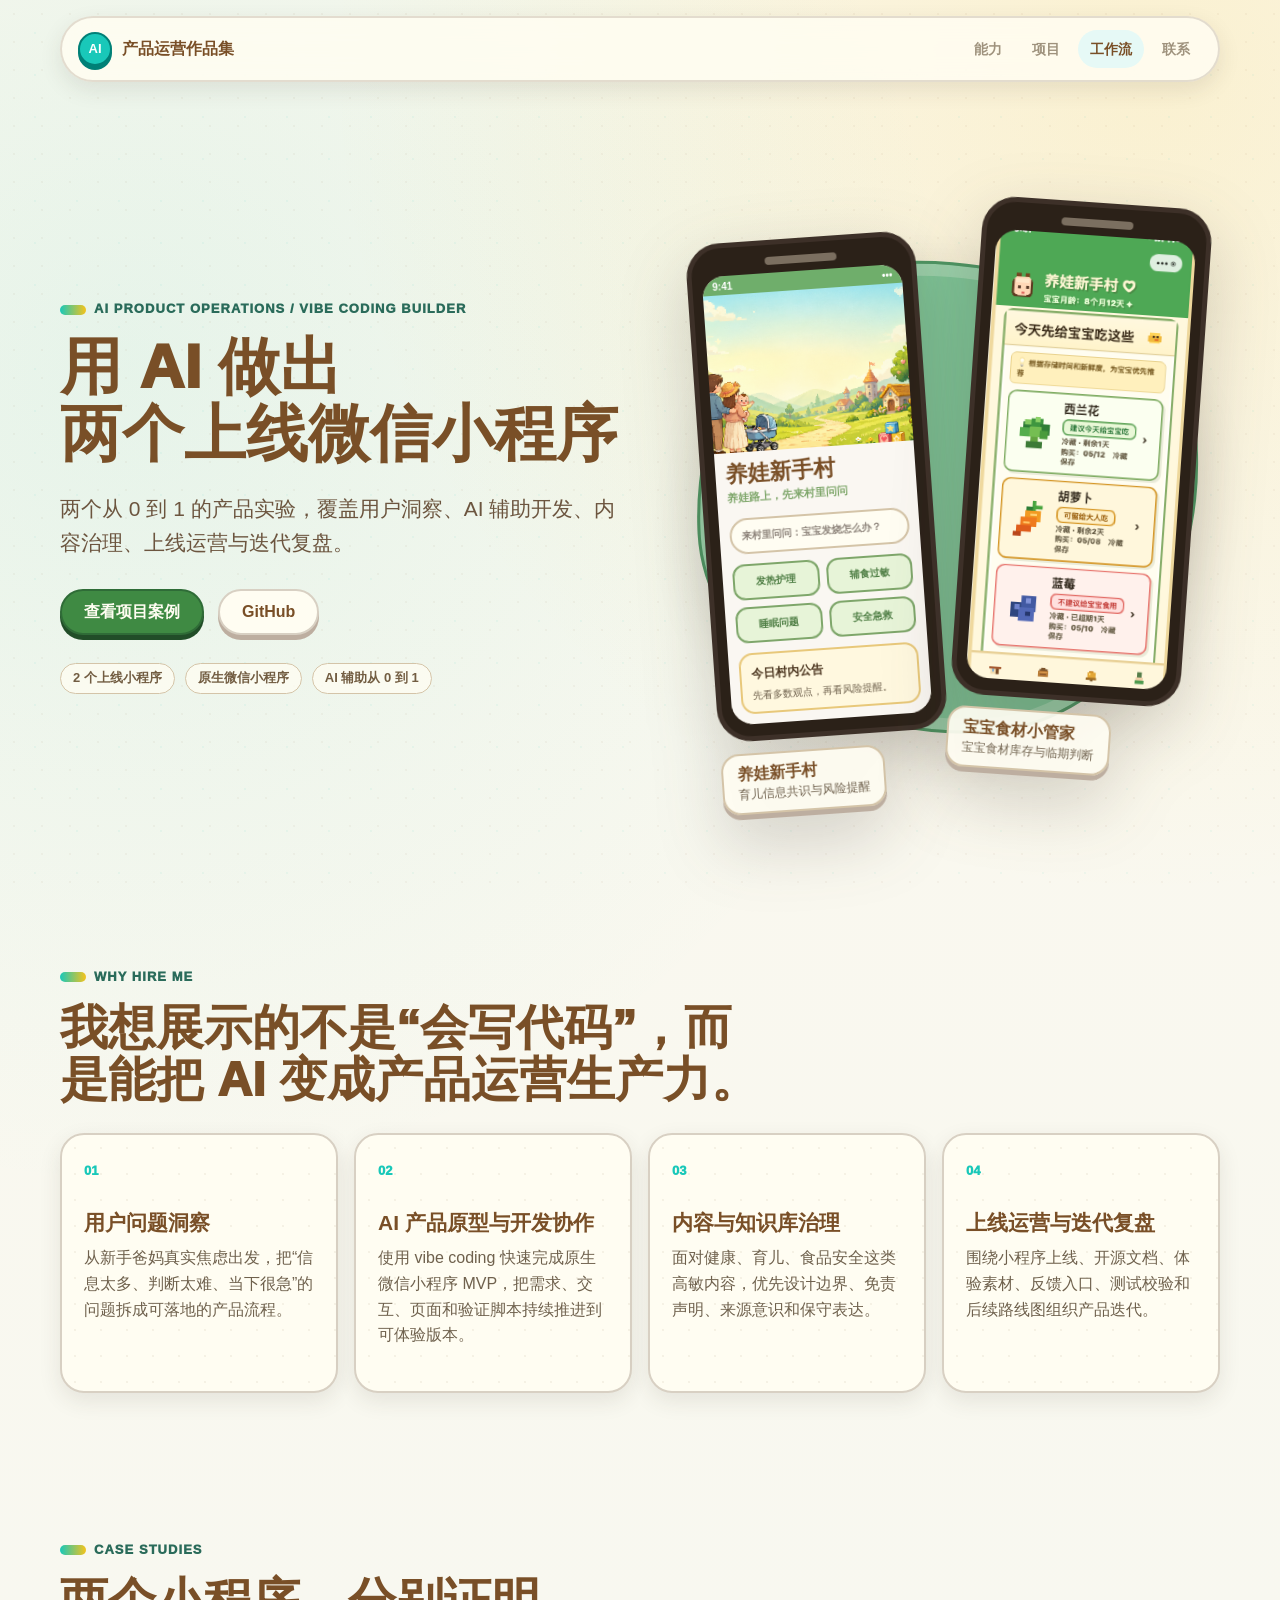
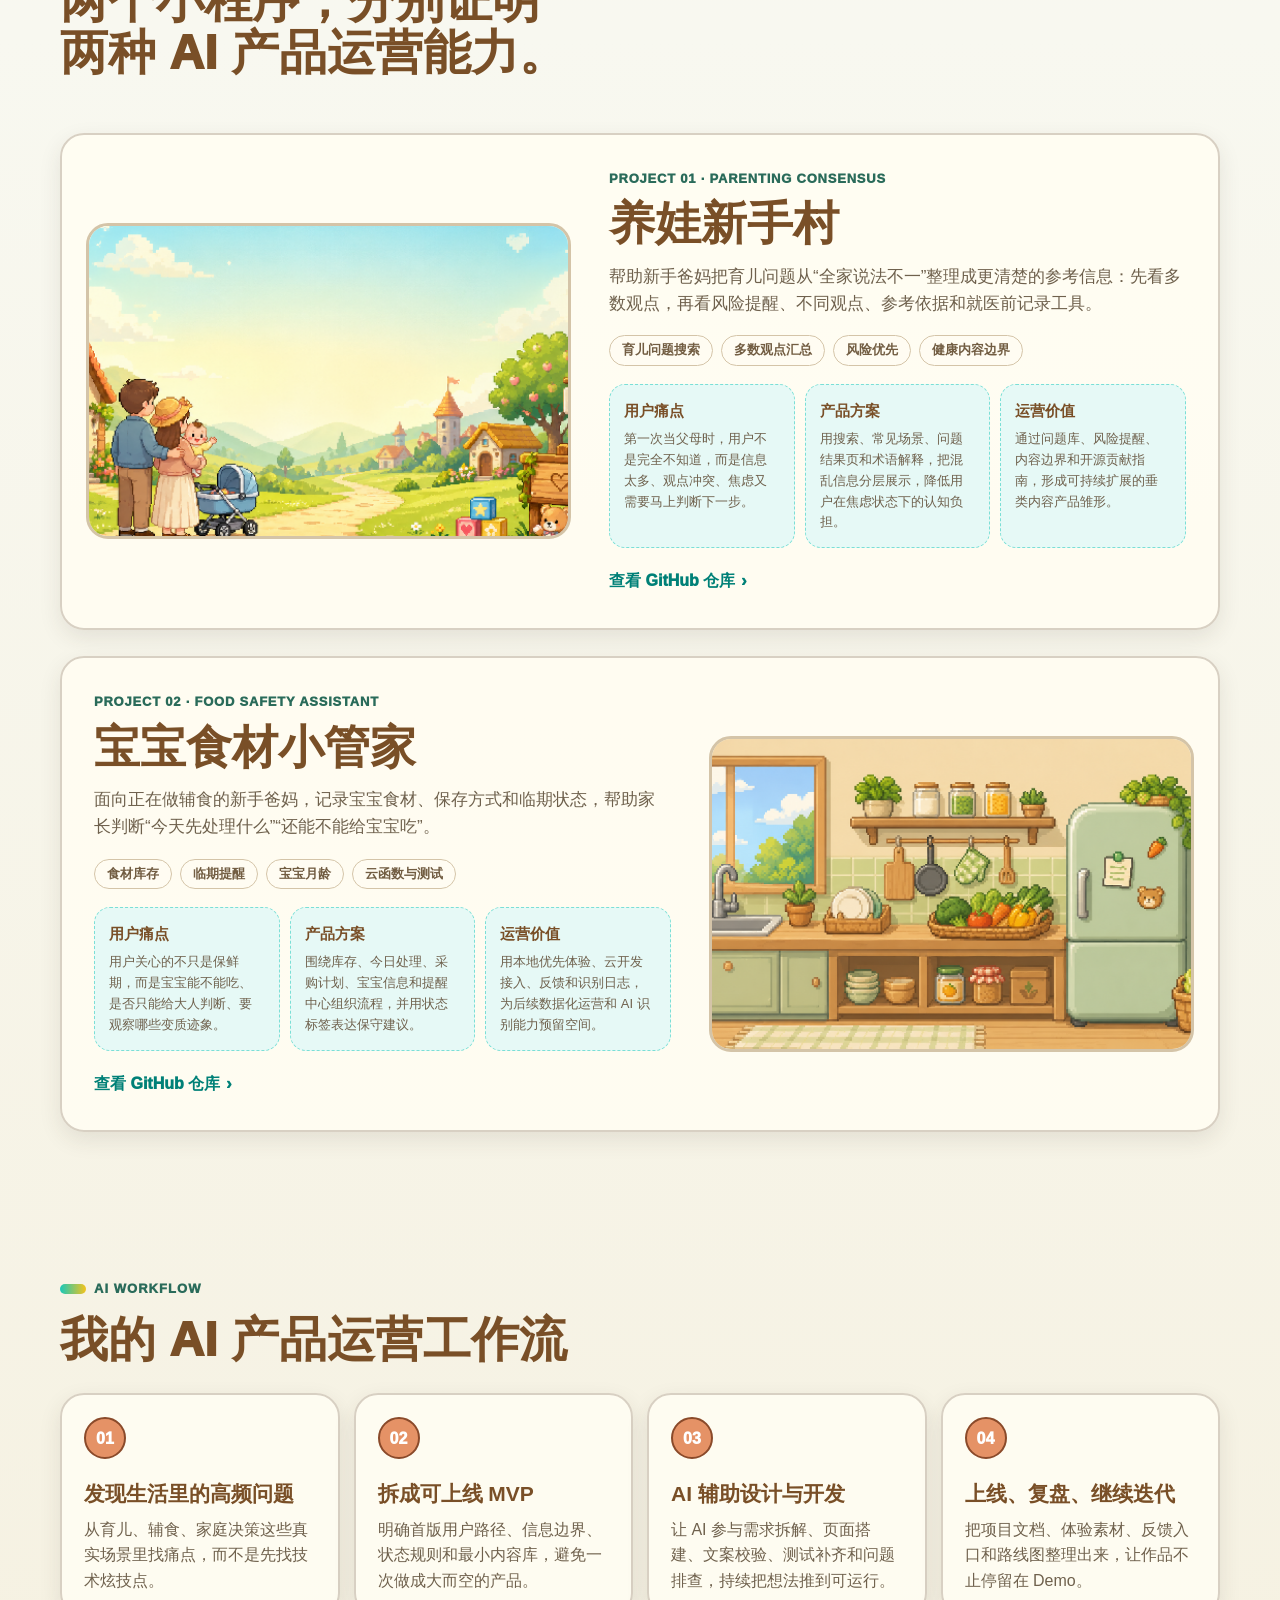
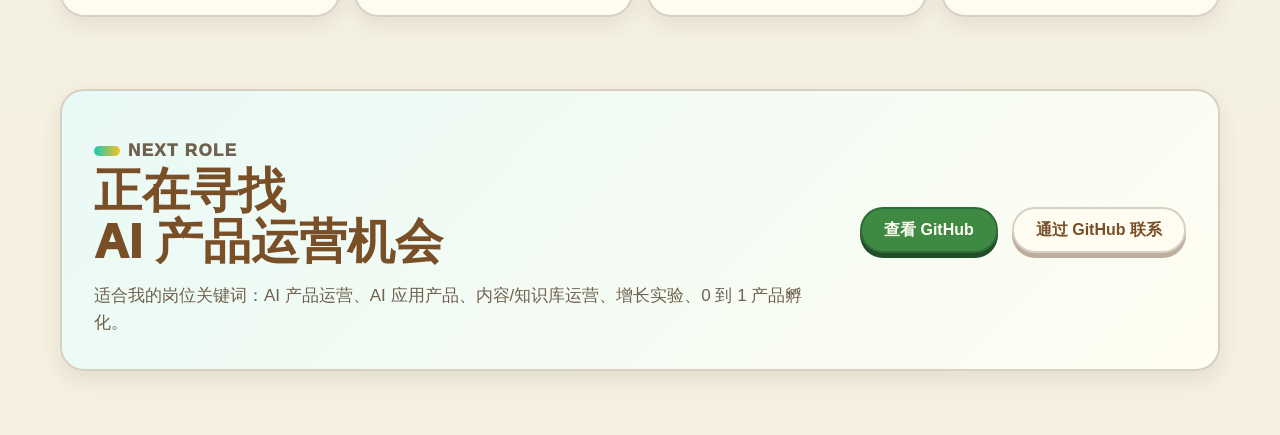
<file: index.html>
<!doctype html>
<html lang="zh-CN">
  <head>
    <meta charset="utf-8" />
    <meta name="viewport" content="width=device-width, initial-scale=1" />
    <meta
      name="description"
      content="AI 产品运营作品集：两个已经上线的微信小程序，从真实问题洞察到 AI 辅助开发、内容治理和上线运营。"
    />
    <title>AI 产品运营作品集 | 500daddy</title>
    <link rel="stylesheet" href="styles.css" />
  </head>
  <body>
    <header class="site-header" aria-label="主导航">
      <a class="brand" href="#top" aria-label="回到首页">
        <span class="brand-mark">AI</span>
        <span>产品运营作品集</span>
      </a>
      <nav class="nav-links" aria-label="页面导航">
        <a href="#capabilities">能力</a>
        <a href="#projects">项目</a>
        <a href="#workflow">工作流</a>
        <a href="#contact">联系</a>
      </nav>
    </header>

    <main id="top">
      <section class="hero section-band">
        <div class="hero-copy reveal">
          <p class="eyebrow">AI Product Operations / Vibe Coding Builder</p>
          <h1>
            <span class="heading-line">用 AI 做出</span>
            <span class="heading-line">两个上线微信小程序</span>
          </h1>
          <p class="hero-lead">
            两个从 0 到 1 的产品实验，覆盖用户洞察、AI 辅助开发、内容治理、上线运营与迭代复盘。
          </p>
          <div class="hero-actions">
            <a class="btn primary" href="#projects">查看项目案例</a>
            <a class="btn secondary" href="https://github.com/500daddy" target="_blank" rel="noreferrer">GitHub</a>
          </div>
          <div class="signal-row" aria-label="核心信号">
            <span>2 个上线小程序</span>
            <span>原生微信小程序</span>
            <span>AI 辅助从 0 到 1</span>
          </div>
        </div>

        <div class="hero-stage reveal" aria-label="项目预览">
          <article class="phone-card phone-card-parenting">
            <div class="phone-shell">
              <div class="phone-speaker"></div>
              <div class="phone-screen parenting-screen" role="img" aria-label="养娃新手村首页截图预览">
                <div class="mini-status">9:41 <span>•••</span></div>
                <img class="mini-hero" src="assets/projects/parenting-village.png" alt="" />
                <div class="mini-panel">
                  <div class="mini-title">养娃新手村</div>
                  <div class="mini-subtitle">养娃路上，先来村里问问</div>
                  <div class="mini-search">来村里问问：宝宝发烧怎么办？</div>
                  <div class="mini-chips">
                    <span>发热护理</span>
                    <span>辅食过敏</span>
                    <span>睡眠问题</span>
                    <span>安全急救</span>
                  </div>
                  <div class="mini-card">
                    <strong>今日村内公告</strong>
                    <p>先看多数观点，再看风险提醒。</p>
                  </div>
                </div>
              </div>
            </div>
            <div class="phone-label">
              <strong>养娃新手村</strong>
              <span>育儿信息共识与风险提醒</span>
            </div>
          </article>
          <article class="phone-card phone-card-food">
            <div class="phone-shell">
              <div class="phone-speaker"></div>
              <div class="phone-screen">
                <img src="assets/projects/can-you-eat-home-screen.png" alt="宝宝食材小管家首页截图" />
              </div>
            </div>
            <div class="phone-label">
              <strong>宝宝食材小管家</strong>
              <span>宝宝食材库存与临期判断</span>
            </div>
          </article>
        </div>
      </section>

      <section id="capabilities" class="section">
        <div class="section-heading reveal">
          <p class="eyebrow">Why hire me</p>
          <h2>我想展示的不是“会写代码”，而是能把 AI 变成产品运营生产力。</h2>
        </div>
        <div class="capability-grid">
          <article class="capability-card reveal">
            <span class="card-index">01</span>
            <h3>用户问题洞察</h3>
            <p>从新手爸妈真实焦虑出发，把“信息太多、判断太难、当下很急”的问题拆成可落地的产品流程。</p>
          </article>
          <article class="capability-card reveal">
            <span class="card-index">02</span>
            <h3>AI 产品原型与开发协作</h3>
            <p>使用 vibe coding 快速完成原生微信小程序 MVP，把需求、交互、页面和验证脚本持续推进到可体验版本。</p>
          </article>
          <article class="capability-card reveal">
            <span class="card-index">03</span>
            <h3>内容与知识库治理</h3>
            <p>面对健康、育儿、食品安全这类高敏内容，优先设计边界、免责声明、来源意识和保守表达。</p>
          </article>
          <article class="capability-card reveal">
            <span class="card-index">04</span>
            <h3>上线运营与迭代复盘</h3>
            <p>围绕小程序上线、开源文档、体验素材、反馈入口、测试校验和后续路线图组织产品迭代。</p>
          </article>
        </div>
      </section>

      <section id="projects" class="section projects-section">
        <div class="section-heading reveal">
          <p class="eyebrow">Case Studies</p>
          <h2>两个小程序，分别证明两种 AI 产品运营能力。</h2>
        </div>

        <article class="project-case reveal">
          <div class="project-visual">
            <img src="assets/projects/parenting-village.png" alt="养娃新手村视觉预览" />
          </div>
          <div class="project-content">
            <div class="project-kicker">Project 01 · Parenting consensus</div>
            <h3>养娃新手村</h3>
            <p class="project-summary">
              帮助新手爸妈把育儿问题从“全家说法不一”整理成更清楚的参考信息：先看多数观点，再看风险提醒、不同观点、参考依据和就医前记录工具。
            </p>
            <div class="tag-row">
              <span>育儿问题搜索</span>
              <span>多数观点汇总</span>
              <span>风险优先</span>
              <span>健康内容边界</span>
            </div>
            <div class="case-grid">
              <div>
                <h4>用户痛点</h4>
                <p>第一次当父母时，用户不是完全不知道，而是信息太多、观点冲突、焦虑又需要马上判断下一步。</p>
              </div>
              <div>
                <h4>产品方案</h4>
                <p>用搜索、常见场景、问题结果页和术语解释，把混乱信息分层展示，降低用户在焦虑状态下的认知负担。</p>
              </div>
              <div>
                <h4>运营价值</h4>
                <p>通过问题库、风险提醒、内容边界和开源贡献指南，形成可持续扩展的垂类内容产品雏形。</p>
              </div>
            </div>
            <a class="text-link" href="https://github.com/500daddy/parenting-consensus-miniprogram" target="_blank" rel="noreferrer">
              查看 GitHub 仓库
            </a>
          </div>
        </article>

        <article class="project-case reverse reveal">
          <div class="project-visual visual-tall">
            <img src="assets/projects/can-you-eat-home.png" alt="宝宝食材小管家多页面截图" />
          </div>
          <div class="project-content">
            <div class="project-kicker">Project 02 · Food safety assistant</div>
            <h3>宝宝食材小管家</h3>
            <p class="project-summary">
              面向正在做辅食的新手爸妈，记录宝宝食材、保存方式和临期状态，帮助家长判断“今天先处理什么”“还能不能给宝宝吃”。
            </p>
            <div class="tag-row">
              <span>食材库存</span>
              <span>临期提醒</span>
              <span>宝宝月龄</span>
              <span>云函数与测试</span>
            </div>
            <div class="case-grid">
              <div>
                <h4>用户痛点</h4>
                <p>用户关心的不只是保鲜期，而是宝宝能不能吃、是否只能给大人判断、要观察哪些变质迹象。</p>
              </div>
              <div>
                <h4>产品方案</h4>
                <p>围绕库存、今日处理、采购计划、宝宝信息和提醒中心组织流程，并用状态标签表达保守建议。</p>
              </div>
              <div>
                <h4>运营价值</h4>
                <p>用本地优先体验、云开发接入、反馈和识别日志，为后续数据化运营和 AI 识别能力预留空间。</p>
              </div>
            </div>
            <a class="text-link" href="https://github.com/500daddy/can-you-eat" target="_blank" rel="noreferrer">
              查看 GitHub 仓库
            </a>
          </div>
        </article>
      </section>

      <section id="workflow" class="section workflow-section">
        <div class="section-heading reveal">
          <p class="eyebrow">AI Workflow</p>
          <h2>我的 AI 产品运营工作流</h2>
        </div>
        <div class="timeline">
          <div class="timeline-item reveal">
            <span>01</span>
            <h3>发现生活里的高频问题</h3>
            <p>从育儿、辅食、家庭决策这些真实场景里找痛点，而不是先找技术炫技点。</p>
          </div>
          <div class="timeline-item reveal">
            <span>02</span>
            <h3>拆成可上线 MVP</h3>
            <p>明确首版用户路径、信息边界、状态规则和最小内容库，避免一次做成大而空的产品。</p>
          </div>
          <div class="timeline-item reveal">
            <span>03</span>
            <h3>AI 辅助设计与开发</h3>
            <p>让 AI 参与需求拆解、页面搭建、文案校验、测试补齐和问题排查，持续把想法推到可运行。</p>
          </div>
          <div class="timeline-item reveal">
            <span>04</span>
            <h3>上线、复盘、继续迭代</h3>
            <p>把项目文档、体验素材、反馈入口和路线图整理出来，让作品不止停留在 Demo。</p>
          </div>
        </div>
      </section>

      <section id="contact" class="section contact-section reveal">
        <div>
          <p class="eyebrow">Next role</p>
          <h2>
            <span class="heading-line">正在寻找</span>
            <span class="heading-line">AI 产品运营机会</span>
          </h2>
          <p>
            适合我的岗位关键词：AI 产品运营、AI 应用产品、内容/知识库运营、增长实验、0 到 1 产品孵化。
          </p>
        </div>
        <div class="contact-actions">
          <a class="btn primary" href="https://github.com/500daddy" target="_blank" rel="noreferrer">查看 GitHub</a>
          <a class="btn secondary" href="https://github.com/500daddy" target="_blank" rel="noreferrer">通过 GitHub 联系</a>
        </div>
      </section>
    </main>

    <button class="back-top" type="button" aria-label="回到顶部">↑</button>
    <script src="script.js"></script>
  </body>
</html>
</file>
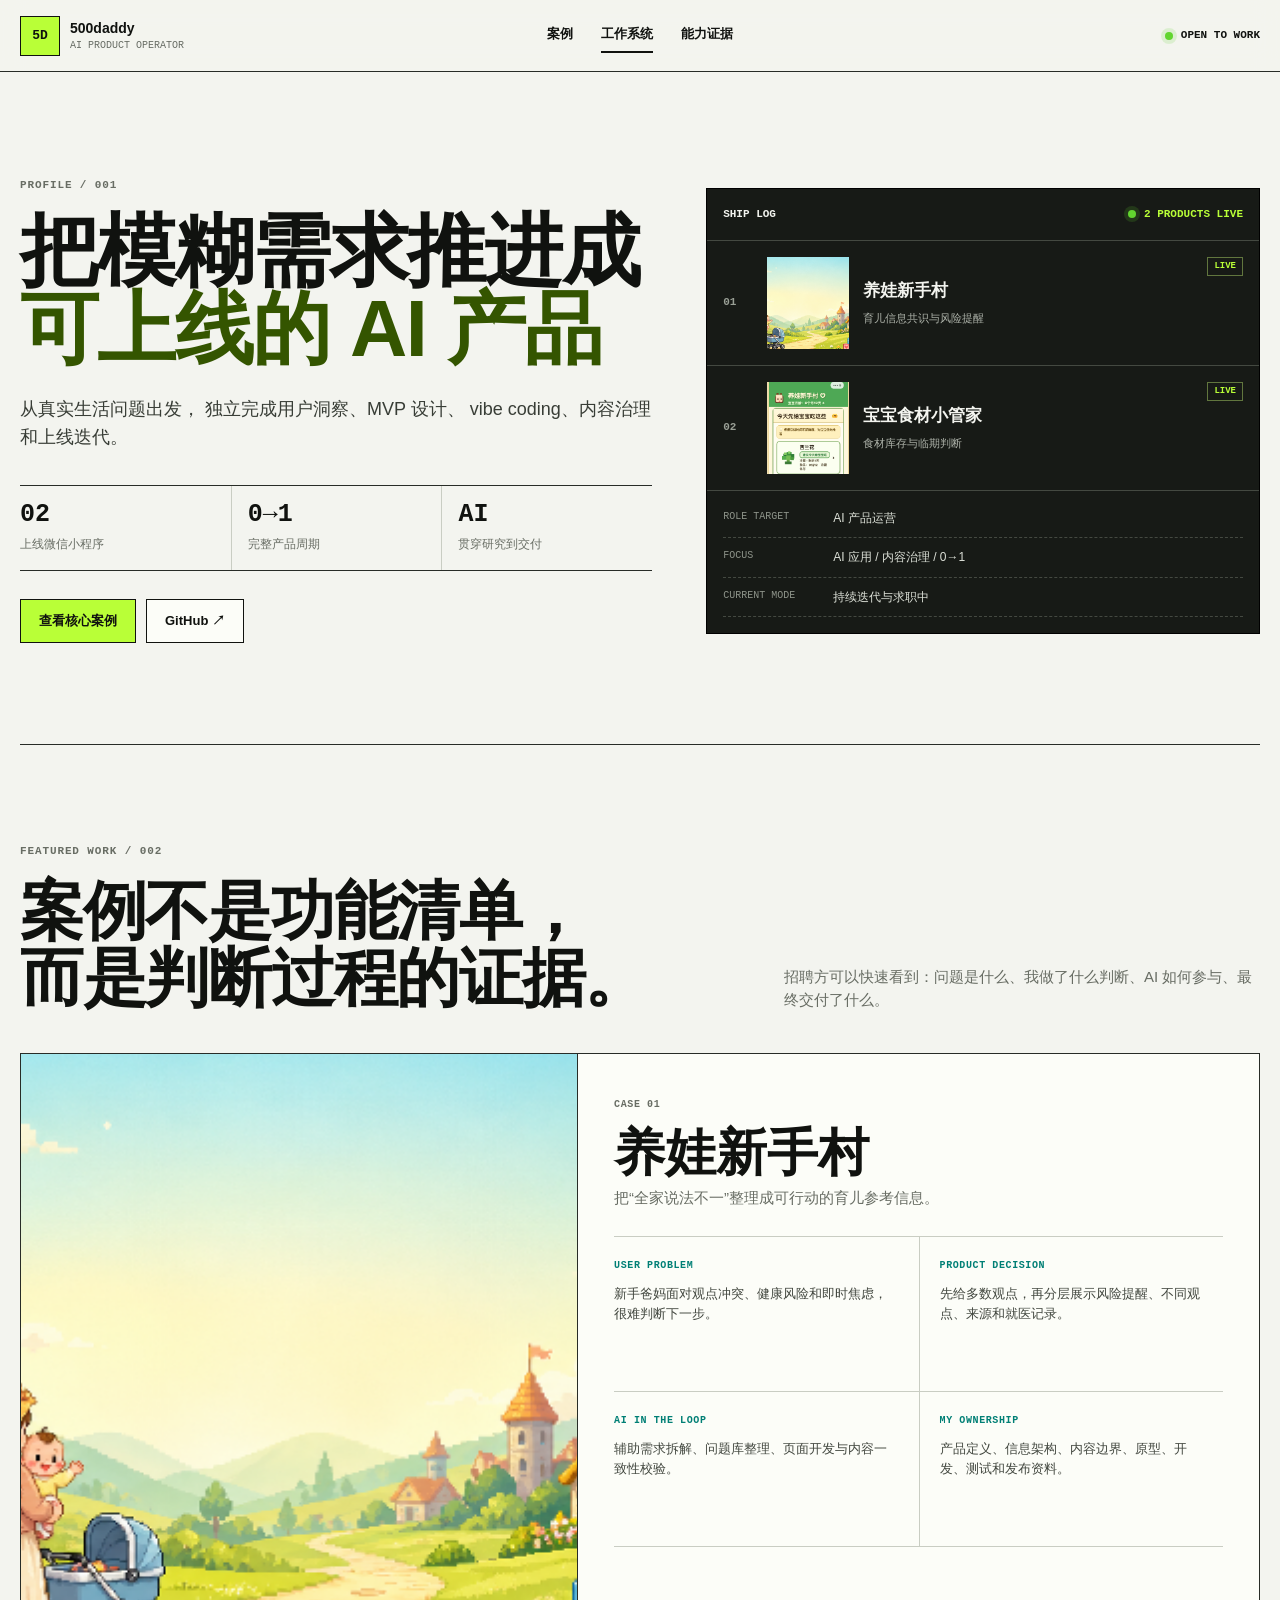
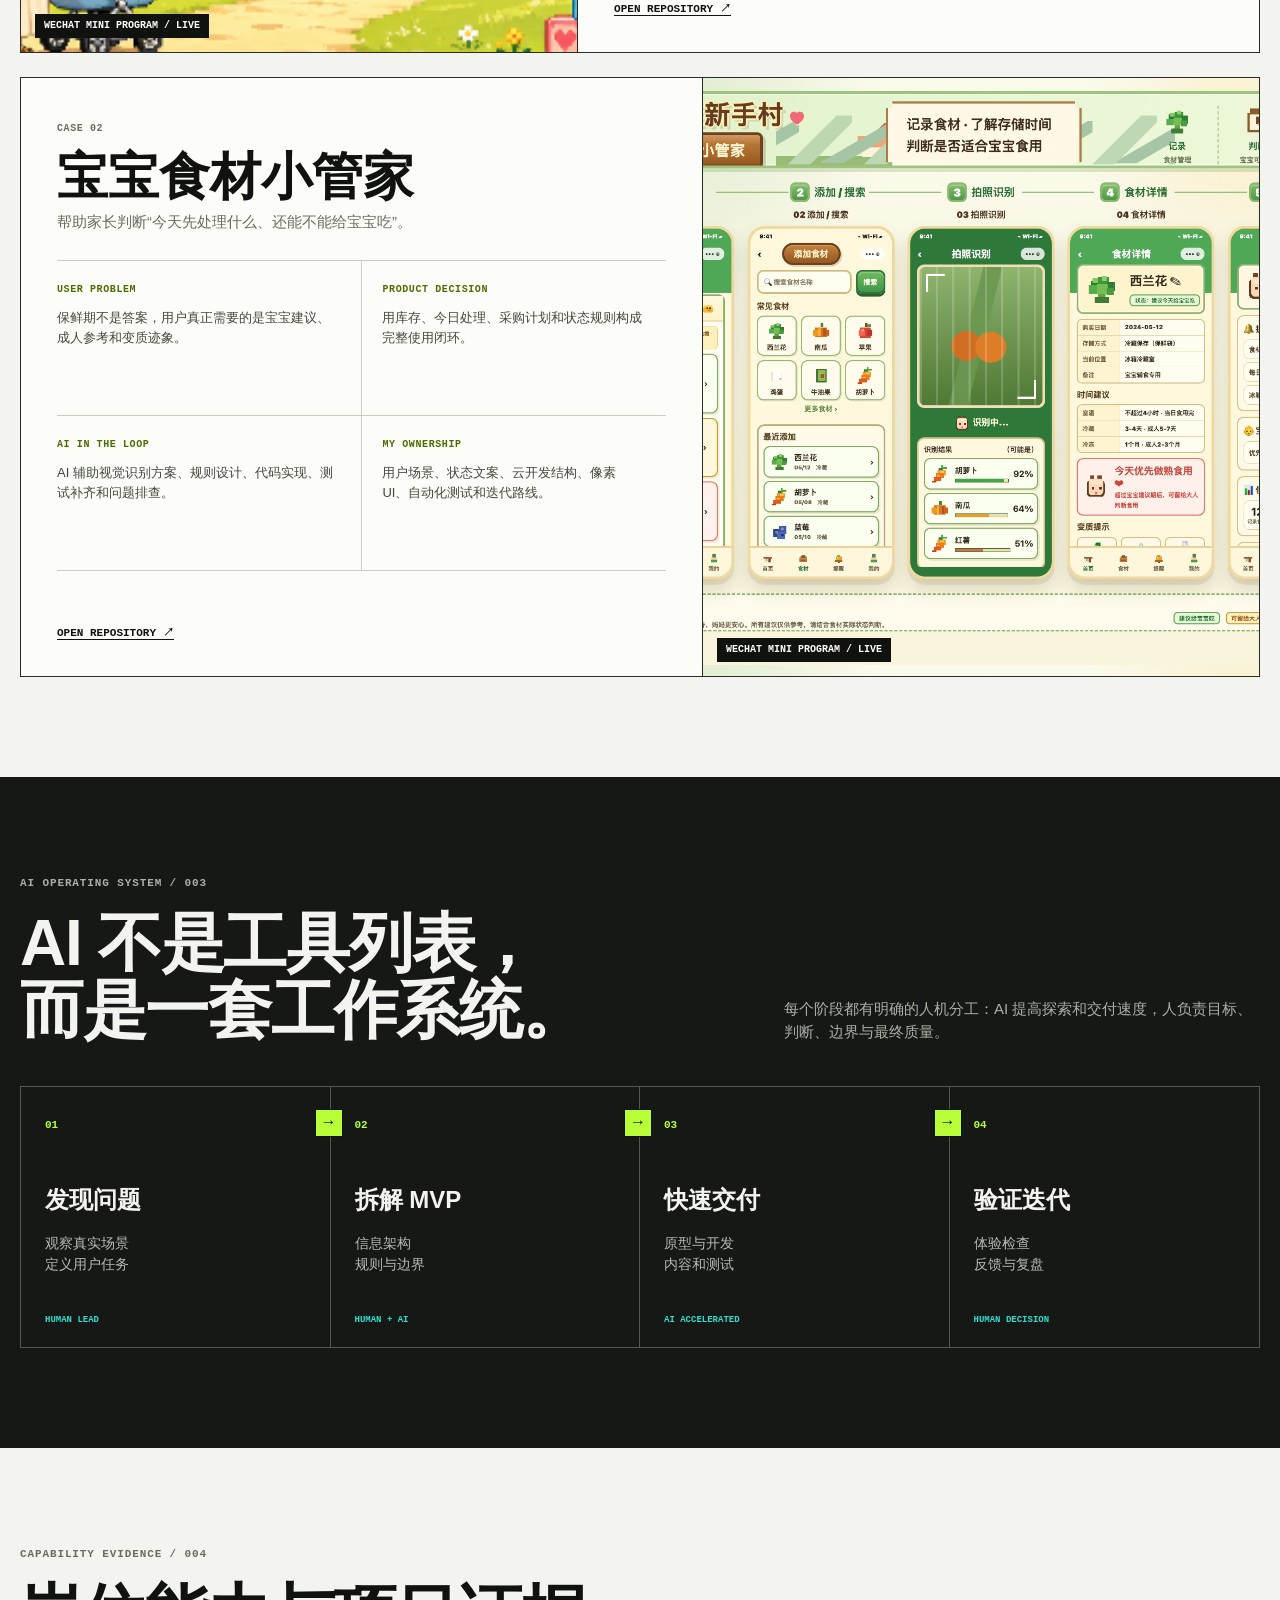
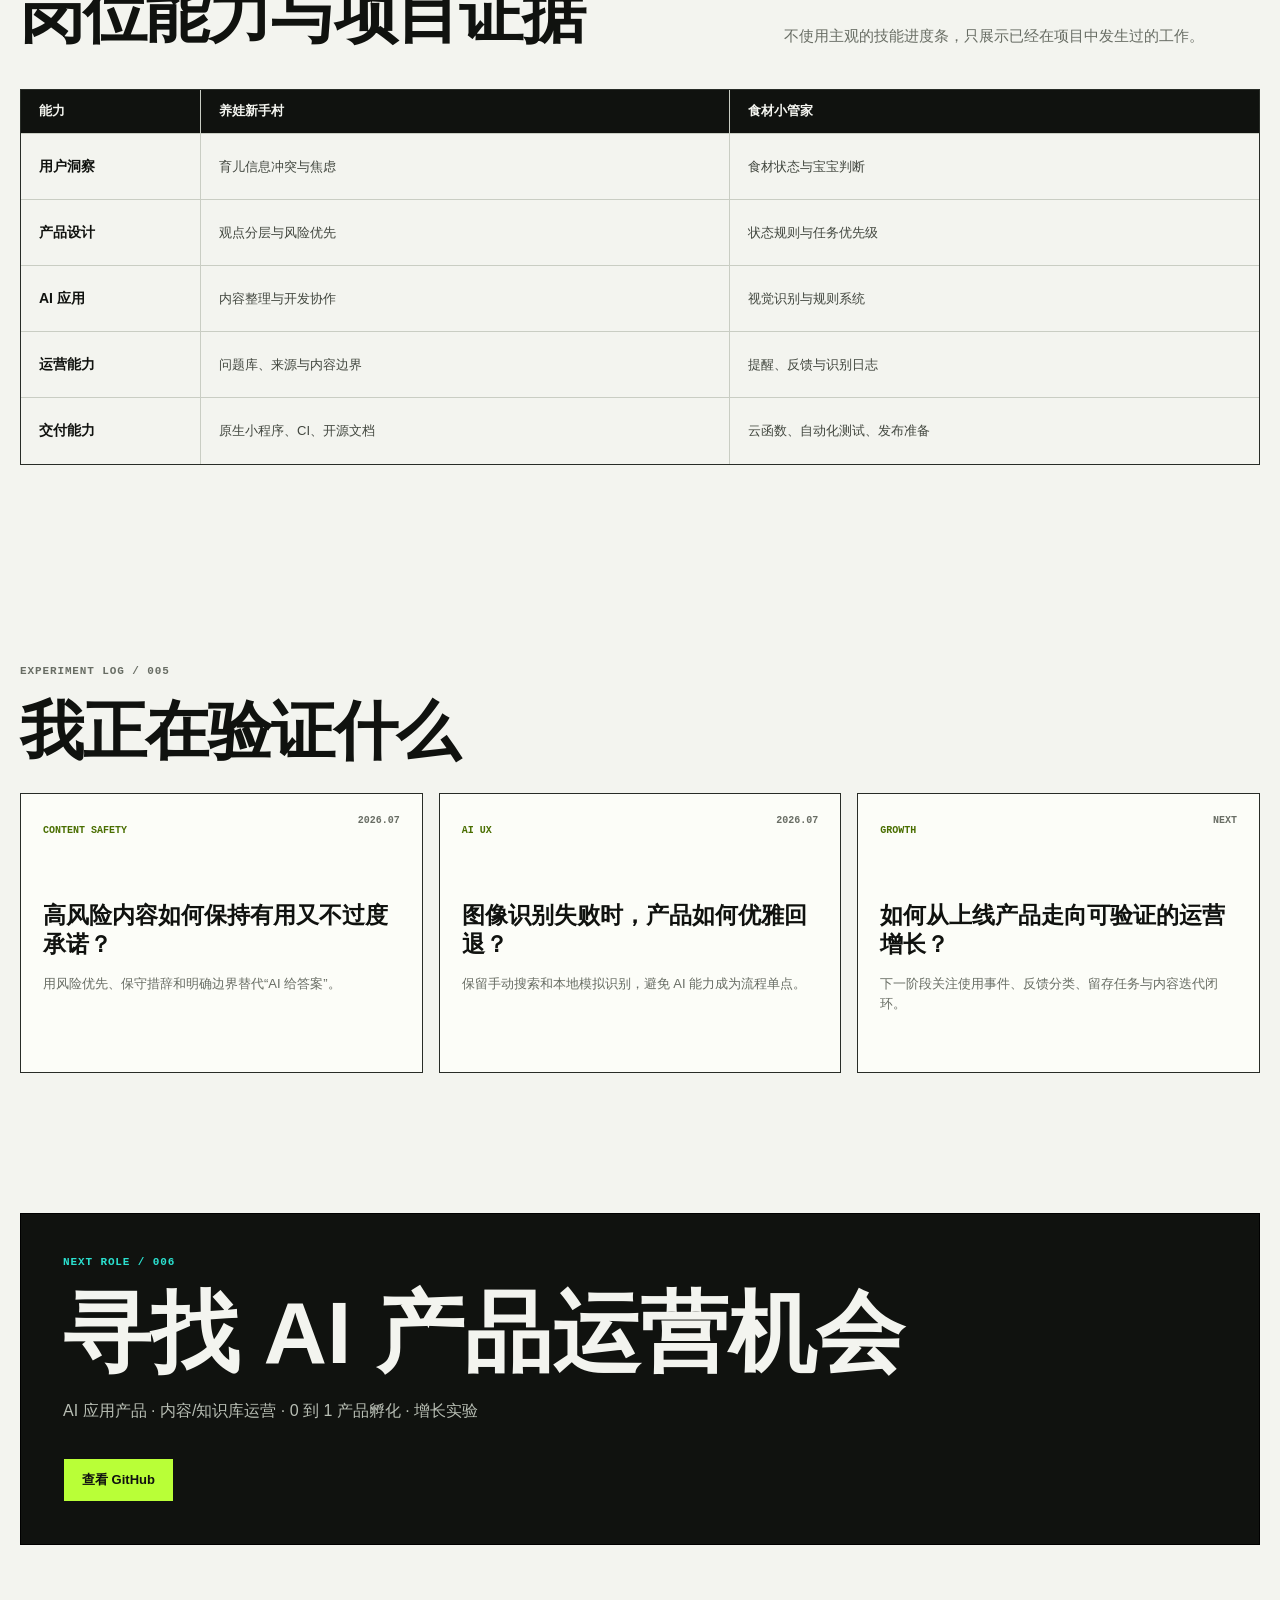
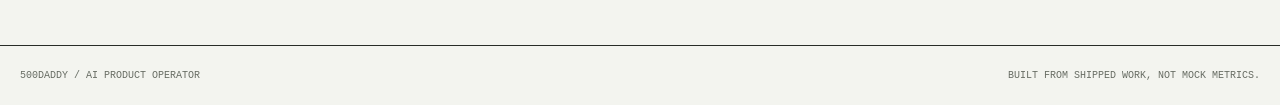
<file: v2/index.html>
<!doctype html>
<html lang="zh-CN">
  <head>
    <meta charset="utf-8" />
    <meta name="viewport" content="width=device-width, initial-scale=1" />
    <meta name="description" content="AI 产品运营作品集：从真实问题到上线产品。" />
    <title>500daddy / AI Product Operator</title>
    <link rel="stylesheet" href="styles.css" />
  </head>
  <body>
    <header class="topbar">
      <a class="identity" href="#top">
        <span class="identity-mark">5D</span>
        <span><strong>500daddy</strong><small>AI Product Operator</small></span>
      </a>
      <nav aria-label="主导航">
        <a href="#work">案例</a>
        <a href="#system">工作系统</a>
        <a href="#evidence">能力证据</a>
      </nav>
      <a class="availability" href="#contact"><i></i> Open to work</a>
    </header>

    <main id="top">
      <section class="hero shell">
        <div class="hero-main">
          <p class="section-code">PROFILE / 001</p>
          <h1>把模糊需求推进成<span>可上线的 AI 产品</span></h1>
          <p class="hero-copy">
            <span>从真实生活问题出发，</span>
            <span>独立完成用户洞察、MVP 设计、</span>
            <span>vibe coding、内容治理和上线迭代。</span>
          </p>
          <div class="proof-strip" aria-label="核心成果">
            <div><strong>02</strong><span>上线微信小程序</span></div>
            <div><strong>0→1</strong><span>完整产品周期</span></div>
            <div><strong>AI</strong><span>贯穿研究到交付</span></div>
          </div>
          <div class="hero-actions">
            <a class="button primary" href="#work">查看核心案例</a>
            <a class="button" href="https://github.com/500daddy" target="_blank" rel="noreferrer">GitHub ↗</a>
          </div>
        </div>

        <aside class="mission-board" aria-label="项目状态面板">
          <div class="board-head">
            <span>SHIP LOG</span>
            <span class="live-dot">2 PRODUCTS LIVE</span>
          </div>
          <a class="ship-item" href="#parenting-case">
            <span class="ship-index">01</span>
            <span class="ship-thumb parenting-thumb"><img src="assets/projects/parenting-village.png" alt="养娃新手村" /></span>
            <span class="ship-info"><strong>养娃新手村</strong><small>育儿信息共识与风险提醒</small></span>
            <span class="ship-state">LIVE</span>
          </a>
          <a class="ship-item" href="#food-case">
            <span class="ship-index">02</span>
            <span class="ship-thumb phone-thumb"><img src="assets/projects/can-you-eat-home-screen.png" alt="宝宝食材小管家" /></span>
            <span class="ship-info"><strong>宝宝食材小管家</strong><small>食材库存与临期判断</small></span>
            <span class="ship-state">LIVE</span>
          </a>
          <dl class="board-meta">
            <div><dt>Role target</dt><dd>AI 产品运营</dd></div>
            <div><dt>Focus</dt><dd>AI 应用 / 内容治理 / 0→1</dd></div>
            <div><dt>Current mode</dt><dd>持续迭代与求职中</dd></div>
          </dl>
        </aside>
      </section>

      <section id="work" class="section shell">
        <header class="section-head">
          <div><p class="section-code">FEATURED WORK / 002</p><h2>案例不是功能清单，<br />而是判断过程的证据。</h2></div>
          <p>招聘方可以快速看到：问题是什么、我做了什么判断、AI 如何参与、最终交付了什么。</p>
        </header>

        <article id="parenting-case" class="case-card accent-cyan">
          <div class="case-media">
            <img src="assets/projects/parenting-village.png" alt="养娃新手村产品预览" />
            <div class="media-tag">WECHAT MINI PROGRAM / LIVE</div>
          </div>
          <div class="case-content">
            <div class="case-title"><span>CASE 01</span><h3>养娃新手村</h3><p>把“全家说法不一”整理成可行动的育儿参考信息。</p></div>
            <div class="decision-grid">
              <div><b>USER PROBLEM</b><p>新手爸妈面对观点冲突、健康风险和即时焦虑，很难判断下一步。</p></div>
              <div><b>PRODUCT DECISION</b><p>先给多数观点，再分层展示风险提醒、不同观点、来源和就医记录。</p></div>
              <div><b>AI IN THE LOOP</b><p>辅助需求拆解、问题库整理、页面开发与内容一致性校验。</p></div>
              <div><b>MY OWNERSHIP</b><p>产品定义、信息架构、内容边界、原型、开发、测试和发布资料。</p></div>
            </div>
            <a class="case-link" href="https://github.com/500daddy/parenting-consensus-miniprogram" target="_blank" rel="noreferrer">OPEN REPOSITORY ↗</a>
          </div>
        </article>

        <article id="food-case" class="case-card accent-lime reverse">
          <div class="case-media tall-media">
            <img src="assets/projects/can-you-eat-prototype.png" alt="宝宝食材小管家产品界面" />
            <div class="media-tag">WECHAT MINI PROGRAM / LIVE</div>
          </div>
          <div class="case-content">
            <div class="case-title"><span>CASE 02</span><h3>宝宝食材小管家</h3><p>帮助家长判断“今天先处理什么、还能不能给宝宝吃”。</p></div>
            <div class="decision-grid">
              <div><b>USER PROBLEM</b><p>保鲜期不是答案，用户真正需要的是宝宝建议、成人参考和变质迹象。</p></div>
              <div><b>PRODUCT DECISION</b><p>用库存、今日处理、采购计划和状态规则构成完整使用闭环。</p></div>
              <div><b>AI IN THE LOOP</b><p>AI 辅助视觉识别方案、规则设计、代码实现、测试补齐和问题排查。</p></div>
              <div><b>MY OWNERSHIP</b><p>用户场景、状态文案、云开发结构、像素 UI、自动化测试和迭代路线。</p></div>
            </div>
            <a class="case-link" href="https://github.com/500daddy/can-you-eat" target="_blank" rel="noreferrer">OPEN REPOSITORY ↗</a>
          </div>
        </article>
      </section>

      <section id="system" class="section system-section">
        <div class="shell">
          <header class="section-head light-head">
            <div><p class="section-code">AI OPERATING SYSTEM / 003</p><h2>AI 不是工具列表，<br />而是一套工作系统。</h2></div>
            <p>每个阶段都有明确的人机分工：AI 提高探索和交付速度，人负责目标、判断、边界与最终质量。</p>
          </header>
          <div class="pipeline" aria-label="AI 产品工作流程">
            <article><span>01</span><b>发现问题</b><p>观察真实场景<br />定义用户任务</p><small>HUMAN LEAD</small></article>
            <article><span>02</span><b>拆解 MVP</b><p>信息架构<br />规则与边界</p><small>HUMAN + AI</small></article>
            <article><span>03</span><b>快速交付</b><p>原型与开发<br />内容和测试</p><small>AI ACCELERATED</small></article>
            <article><span>04</span><b>验证迭代</b><p>体验检查<br />反馈与复盘</p><small>HUMAN DECISION</small></article>
          </div>
        </div>
      </section>

      <section id="evidence" class="section shell evidence-section">
        <header class="section-head">
          <div><p class="section-code">CAPABILITY EVIDENCE / 004</p><h2>岗位能力与项目证据</h2></div>
          <p>不使用主观的技能进度条，只展示已经在项目中发生过的工作。</p>
        </header>
        <div class="evidence-table" role="table" aria-label="岗位能力证据矩阵">
          <div class="evidence-row table-head" role="row"><span>能力</span><span>养娃新手村</span><span>食材小管家</span></div>
          <div class="evidence-row" role="row"><strong>用户洞察</strong><span>育儿信息冲突与焦虑</span><span>食材状态与宝宝判断</span></div>
          <div class="evidence-row" role="row"><strong>产品设计</strong><span>观点分层与风险优先</span><span>状态规则与任务优先级</span></div>
          <div class="evidence-row" role="row"><strong>AI 应用</strong><span>内容整理与开发协作</span><span>视觉识别与规则系统</span></div>
          <div class="evidence-row" role="row"><strong>运营能力</strong><span>问题库、来源与内容边界</span><span>提醒、反馈与识别日志</span></div>
          <div class="evidence-row" role="row"><strong>交付能力</strong><span>原生小程序、CI、开源文档</span><span>云函数、自动化测试、发布准备</span></div>
        </div>
      </section>

      <section class="section shell log-section">
        <header class="section-head compact-head">
          <div><p class="section-code">EXPERIMENT LOG / 005</p><h2>我正在验证什么</h2></div>
        </header>
        <div class="log-grid">
          <article><time>2026.07</time><span>CONTENT SAFETY</span><h3>高风险内容如何保持有用又不过度承诺？</h3><p>用风险优先、保守措辞和明确边界替代“AI 给答案”。</p></article>
          <article><time>2026.07</time><span>AI UX</span><h3>图像识别失败时，产品如何优雅回退？</h3><p>保留手动搜索和本地模拟识别，避免 AI 能力成为流程单点。</p></article>
          <article><time>NEXT</time><span>GROWTH</span><h3>如何从上线产品走向可验证的运营增长？</h3><p>下一阶段关注使用事件、反馈分类、留存任务与内容迭代闭环。</p></article>
        </div>
      </section>

      <section id="contact" class="contact shell">
        <p class="section-code">NEXT ROLE / 006</p>
        <h2>寻找 AI 产品运营机会</h2>
        <p>AI 应用产品 · 内容/知识库运营 · 0 到 1 产品孵化 · 增长实验</p>
        <div><a class="button primary" href="https://github.com/500daddy" target="_blank" rel="noreferrer">查看 GitHub</a></div>
      </section>
    </main>

    <footer><span>500daddy / AI Product Operator</span><span>Built from shipped work, not mock metrics.</span></footer>
    <script src="script.js"></script>
  </body>
</html>
</file>
<file: styles.css>
:root {
  --cream: #f8f8f0;
  --cream-deep: #f0e8d8;
  --paper: #fffdf2;
  --paper-warm: #f7f3df;
  --mint: #19c8b9;
  --mint-soft: #e6f9f6;
  --green: #6fba2c;
  --green-deep: #3f8a43;
  --gold: #f5c31c;
  --orange: #e59266;
  --brown: #794f27;
  --brown-soft: #9f927d;
  --line: #d8d0c3;
  --shadow: 0 18px 50px rgba(61, 52, 40, 0.12);
  --shadow-small: 0 8px 22px rgba(61, 52, 40, 0.1);
  --radius: 24px;
  --max: 1160px;
}

* {
  box-sizing: border-box;
}

html {
  scroll-behavior: smooth;
}

body {
  margin: 0;
  font-family: "Nunito", "Noto Sans SC", -apple-system, BlinkMacSystemFont, "PingFang SC", "Microsoft YaHei", sans-serif;
  color: var(--brown);
  background:
    radial-gradient(circle at 10% 10%, rgba(25, 200, 185, 0.09), transparent 24%),
    radial-gradient(circle at 90% 2%, rgba(245, 195, 28, 0.14), transparent 22%),
    linear-gradient(180deg, #fbf8ee 0%, var(--cream) 45%, #f5f0df 100%);
  line-height: 1.6;
  overflow-x: hidden;
}

body::before {
  content: "";
  position: fixed;
  inset: 0;
  pointer-events: none;
  background-image:
    radial-gradient(circle, rgba(121, 79, 39, 0.06) 1px, transparent 1px),
    radial-gradient(circle, rgba(25, 200, 185, 0.07) 1px, transparent 1px);
  background-size: 28px 28px, 42px 42px;
  background-position: 0 0, 14px 12px;
  opacity: 0.75;
  z-index: -1;
}

a {
  color: inherit;
  text-decoration: none;
}

img {
  display: block;
  max-width: 100%;
}

.site-header {
  position: sticky;
  top: 0;
  z-index: 20;
  display: flex;
  align-items: center;
  justify-content: space-between;
  gap: 20px;
  width: calc(100% - 32px);
  max-width: var(--max);
  margin: 16px auto 0;
  padding: 12px 16px;
  background: rgba(255, 253, 242, 0.86);
  border: 2px solid rgba(216, 208, 195, 0.72);
  border-radius: 999px;
  box-shadow: var(--shadow-small);
  backdrop-filter: blur(14px);
}

.brand,
.nav-links {
  display: flex;
  align-items: center;
}

.brand {
  gap: 10px;
  font-weight: 900;
}

.brand-mark {
  display: grid;
  place-items: center;
  width: 34px;
  height: 34px;
  color: #fff;
  background: var(--mint);
  border: 2px solid #008077;
  border-radius: 50%;
  box-shadow: 0 4px 0 #008077;
  font-size: 13px;
}

.nav-links {
  gap: 6px;
}

.nav-links a {
  padding: 8px 12px;
  border-radius: 999px;
  color: var(--brown-soft);
  font-size: 14px;
  font-weight: 800;
  transition: background 0.2s ease, color 0.2s ease;
}

.nav-links a:hover,
.nav-links a.active {
  color: var(--brown);
  background: var(--mint-soft);
}

.section-band,
.section {
  width: calc(100% - 32px);
  max-width: var(--max);
  margin: 0 auto;
}

.hero {
  display: grid;
  grid-template-columns: minmax(0, 1fr) minmax(360px, 0.95fr);
  gap: 44px;
  align-items: center;
  min-height: calc(100vh - 90px);
  padding: 72px 0 56px;
}

.hero-copy h1,
.section-heading h2,
.contact-section h2 {
  margin: 0;
  color: var(--brown);
  font-weight: 950;
  letter-spacing: 0;
  line-height: 1.08;
  text-wrap: balance;
}

.hero-copy h1 {
  max-width: 720px;
  font-size: clamp(40px, 5.6vw, 62px);
  word-break: keep-all;
  overflow-wrap: normal;
}

.heading-line {
  display: block;
  white-space: nowrap;
}

.eyebrow {
  display: inline-flex;
  align-items: center;
  gap: 8px;
  margin: 0 0 14px;
  color: #2a6b5a;
  font-size: 13px;
  font-weight: 950;
  letter-spacing: 0.08em;
  text-transform: uppercase;
}

.eyebrow::before {
  content: "";
  width: 26px;
  height: 10px;
  background: linear-gradient(90deg, var(--mint), var(--gold));
  border-radius: 999px;
}

.hero-lead {
  max-width: 620px;
  margin: 24px 0 0;
  color: #6c553f;
  font-size: clamp(17px, 2vw, 21px);
}

.hero-actions,
.contact-actions {
  display: flex;
  flex-wrap: wrap;
  gap: 14px;
  margin-top: 30px;
}

.btn {
  display: inline-flex;
  align-items: center;
  justify-content: center;
  min-height: 46px;
  padding: 0 22px;
  border: 2px solid transparent;
  border-radius: 999px;
  font-weight: 900;
  transition: transform 0.2s ease, box-shadow 0.2s ease, background 0.2s ease;
}

.btn:hover {
  transform: translateY(-2px);
}

.btn.primary {
  color: #fffdf2;
  background: var(--green-deep);
  border-color: #2f6c37;
  box-shadow: 0 5px 0 #214d28;
}

.btn.primary:active {
  transform: translateY(2px);
  box-shadow: 0 1px 0 #214d28;
}

.btn.secondary {
  background: var(--paper);
  border-color: var(--line);
  box-shadow: 0 5px 0 #bdaea0;
}

.signal-row {
  display: flex;
  flex-wrap: wrap;
  gap: 10px;
  margin-top: 28px;
}

.signal-row span,
.tag-row span {
  display: inline-flex;
  align-items: center;
  min-height: 30px;
  padding: 4px 12px;
  border: 1.5px solid #d4c4a8;
  border-radius: 999px;
  background: rgba(255, 253, 242, 0.75);
  color: #725d42;
  font-size: 13px;
  font-weight: 800;
}

.hero-stage {
  position: relative;
  min-height: 560px;
}

.hero-stage::before {
  content: "";
  position: absolute;
  inset: 44px 20px 40px;
  background: #7dc395;
  border: 3px solid #4d9562;
  border-radius: 42% 58% 45% 55% / 55% 42% 58% 45%;
  box-shadow: inset 0 0 0 12px rgba(255, 253, 242, 0.22), var(--shadow);
  transform: rotate(-3deg);
}

.phone-card {
  position: absolute;
  width: clamp(210px, 18vw, 260px);
  filter: drop-shadow(0 24px 34px rgba(61, 52, 40, 0.22));
}

.phone-shell {
  position: relative;
  aspect-ratio: 9 / 19.5;
  padding: 28px 10px 12px;
  overflow: hidden;
  background: #2b2118;
  border: 5px solid #3d3028;
  border-radius: 34px;
}

.phone-speaker {
  position: absolute;
  top: 12px;
  left: 50%;
  width: 72px;
  height: 8px;
  border-radius: 999px;
  background: #7b6f60;
  transform: translateX(-50%);
}

.phone-screen {
  position: relative;
  width: 100%;
  height: 100%;
  overflow: hidden;
  background: #fff9e9;
  border-radius: 22px;
}

.phone-screen > img {
  width: 100%;
  height: 100%;
  object-fit: cover;
}

.phone-label {
  display: inline-grid;
  gap: 2px;
  margin-top: 12px;
  padding: 10px 14px;
  color: var(--brown);
  background: rgba(255, 253, 242, 0.92);
  border: 2px solid #d4c4a8;
  border-radius: 18px;
  box-shadow: 0 5px 0 #bdaea0;
}

.phone-label strong,
.phone-label span {
  display: block;
}

.phone-label strong {
  font-size: 16px;
  line-height: 1.15;
}

.phone-label span {
  color: #6f614d;
  font-size: 12px;
  line-height: 1.35;
}

.phone-card-parenting {
  top: 22px;
  left: 28px;
  transform: rotate(-4deg);
}

.phone-card-food {
  right: 26px;
  bottom: 2px;
  transform: rotate(4deg);
}

.parenting-screen {
  display: flex;
  flex-direction: column;
  color: #4d3721;
}

.mini-status {
  display: flex;
  justify-content: space-between;
  padding: 6px 10px 3px;
  color: #fff;
  background: #6fae6b;
  font-size: 10px;
  font-weight: 900;
  line-height: 1;
}

.mini-hero {
  width: 100%;
  height: 33%;
  object-fit: cover;
}

.mini-panel {
  flex: 1;
  padding: 10px;
  background: #faf7f2;
}

.mini-title {
  color: #794f27;
  font-size: 22px;
  font-weight: 950;
  line-height: 1.05;
}

.mini-subtitle {
  margin-top: 4px;
  color: #7ea66a;
  font-size: 11px;
  font-weight: 900;
}

.mini-search {
  margin-top: 12px;
  padding: 8px 10px;
  color: #8b8178;
  background: #fffdf2;
  border: 2px solid #d4c4a8;
  border-radius: 999px;
  font-size: 10px;
  font-weight: 800;
}

.mini-chips {
  display: grid;
  grid-template-columns: 1fr 1fr;
  gap: 7px;
  margin-top: 10px;
}

.mini-chips span {
  padding: 8px 4px;
  text-align: center;
  color: #4d7d43;
  background: #e7f4d8;
  border: 2px solid #7ea66a;
  border-radius: 12px;
  font-size: 10px;
  font-weight: 900;
}

.mini-card {
  margin-top: 10px;
  padding: 10px;
  background: #fff8df;
  border: 2px solid #e8c87a;
  border-radius: 14px;
}

.mini-card strong {
  display: block;
  font-size: 12px;
}

.mini-card p {
  margin: 4px 0 0;
  color: #6f614d;
  font-size: 10px;
  line-height: 1.35;
}

.section {
  padding: 72px 0;
}

.section-heading {
  max-width: 760px;
  margin-bottom: 28px;
}

.section-heading h2,
.contact-section h2 {
  font-size: clamp(30px, 4vw, 48px);
}

.capability-grid {
  display: grid;
  grid-template-columns: repeat(4, minmax(0, 1fr));
  gap: 16px;
}

.capability-card,
.project-case,
.timeline-item,
.contact-section {
  background: rgba(255, 253, 242, 0.9);
  border: 2px solid var(--line);
  border-radius: var(--radius);
  box-shadow: var(--shadow-small);
}

.capability-card {
  min-height: 260px;
  padding: 22px;
  background:
    radial-gradient(circle, rgba(196, 184, 158, 0.16) 1.5px, transparent 1.5px),
    var(--paper);
  background-size: 26px 26px;
}

.card-index {
  display: inline-flex;
  margin-bottom: 28px;
  color: var(--mint);
  font-size: 13px;
  font-weight: 950;
}

.capability-card h3,
.timeline-item h3 {
  margin: 0 0 10px;
  font-size: 21px;
  line-height: 1.2;
}

.capability-card p,
.timeline-item p,
.project-content p,
.contact-section p {
  margin: 0;
  color: #6f614d;
}

.projects-section {
  display: grid;
  gap: 26px;
}

.project-case {
  display: grid;
  grid-template-columns: 0.9fr 1.1fr;
  gap: 30px;
  align-items: center;
  padding: 24px;
}

.project-case.reverse {
  grid-template-columns: 1.1fr 0.9fr;
}

.project-case.reverse .project-visual {
  order: 2;
}

.project-case.reverse .project-content {
  order: 1;
}

.project-visual {
  overflow: hidden;
  border: 3px solid #d4c4a8;
  border-radius: 22px;
  background: var(--paper-warm);
}

.project-visual img {
  width: 100%;
  height: 100%;
  min-height: 310px;
  object-fit: cover;
}

.visual-tall img {
  object-position: center top;
}

.project-content {
  padding: 10px 8px;
}

.project-kicker {
  margin-bottom: 10px;
  color: #2a6b5a;
  font-size: 13px;
  font-weight: 950;
  letter-spacing: 0.06em;
  text-transform: uppercase;
}

.project-content h3 {
  margin: 0 0 14px;
  font-size: clamp(30px, 4vw, 46px);
  line-height: 1.08;
}

.project-summary {
  font-size: 17px;
}

.tag-row {
  display: flex;
  flex-wrap: wrap;
  gap: 8px;
  margin: 18px 0;
}

.case-grid {
  display: grid;
  grid-template-columns: repeat(3, minmax(0, 1fr));
  gap: 10px;
  margin-top: 16px;
}

.case-grid div {
  padding: 14px;
  background: var(--mint-soft);
  border: 1.5px dashed rgba(25, 200, 185, 0.52);
  border-radius: 16px;
}

.case-grid h4 {
  margin: 0 0 6px;
  font-size: 15px;
}

.case-grid p {
  font-size: 13px;
}

.text-link {
  display: inline-flex;
  margin-top: 20px;
  color: #008077;
  font-weight: 950;
}

.text-link::after {
  content: "›";
  margin-left: 6px;
}

.workflow-section {
  position: relative;
}

.timeline {
  display: grid;
  grid-template-columns: repeat(4, minmax(0, 1fr));
  gap: 14px;
}

.timeline-item {
  position: relative;
  padding: 22px;
}

.timeline-item span {
  display: inline-grid;
  place-items: center;
  width: 42px;
  height: 42px;
  margin-bottom: 22px;
  color: #fff;
  background: var(--orange);
  border: 2px solid #8a4a2a;
  border-radius: 50%;
  font-weight: 950;
}

.contact-section {
  display: grid;
  grid-template-columns: 1fr auto;
  gap: 28px;
  align-items: center;
  margin-bottom: 64px;
  padding: 32px;
  background:
    linear-gradient(135deg, rgba(230, 249, 246, 0.88), rgba(255, 253, 242, 0.92)),
    var(--paper);
}

.contact-section p {
  max-width: 720px;
  margin-top: 14px;
  font-size: 17px;
}

.contact-actions {
  justify-content: flex-end;
  margin-top: 0;
}

.back-top {
  position: fixed;
  right: 22px;
  bottom: 22px;
  display: grid;
  place-items: center;
  width: 44px;
  height: 44px;
  color: var(--brown);
  background: var(--paper);
  border: 2px solid var(--line);
  border-radius: 50%;
  box-shadow: 0 5px 0 #bdaea0;
  cursor: pointer;
  opacity: 0;
  pointer-events: none;
  transform: translateY(10px);
  transition: opacity 0.2s ease, transform 0.2s ease;
}

.back-top.visible {
  opacity: 1;
  pointer-events: auto;
  transform: translateY(0);
}

.reveal {
  opacity: 0;
  transform: translateY(18px);
  transition: opacity 0.6s ease, transform 0.6s ease;
}

.reveal.visible {
  opacity: 1;
  transform: translateY(0);
}

@media (max-width: 980px) {
  .hero,
  .project-case,
  .project-case.reverse,
  .contact-section {
    grid-template-columns: 1fr;
  }

  .hero {
    padding-top: 54px;
  }

  .hero-stage {
    min-height: 520px;
  }

  .capability-grid,
  .timeline,
  .case-grid {
    grid-template-columns: repeat(2, minmax(0, 1fr));
  }

  .project-case.reverse .project-visual,
  .project-case.reverse .project-content {
    order: initial;
  }

  .contact-actions {
    justify-content: flex-start;
  }
}

@media (max-width: 720px) {
  .site-header {
    align-items: flex-start;
    border-radius: 24px;
    flex-direction: column;
  }

  .nav-links {
    width: 100%;
    flex-wrap: wrap;
    justify-content: flex-start;
  }

  .nav-links a {
    padding: 7px 8px;
    font-size: 13px;
  }

  .hero {
    min-height: auto;
    padding: 44px 0 36px;
  }

  .hero-copy h1 {
    max-width: 330px;
    font-size: 31px;
    line-height: 1.16;
    word-break: keep-all;
  }

  .hero-lead {
    max-width: 340px;
    font-size: 16px;
  }

  .hero-stage {
    min-height: auto;
    display: grid;
    grid-template-columns: 1fr;
    gap: 18px;
  }

  .hero-stage::before {
    inset: 10px 0;
    border-radius: 28px;
    transform: none;
  }

  .phone-card {
    position: relative;
    inset: auto;
    width: min(72vw, 260px);
    margin: 0 auto;
    transform: none;
  }

  .capability-grid,
  .timeline,
  .case-grid {
    grid-template-columns: 1fr;
  }

  .section {
    padding: 52px 0;
  }

  .project-case {
    padding: 16px;
  }

  .project-visual img {
    min-height: 220px;
  }

  .contact-section {
    padding: 22px;
  }
}
</file>
<file: v2/styles.css>
:root {
  --bg: #f3f4ef;
  --surface: #fcfdf8;
  --ink: #10120f;
  --muted: #686d64;
  --line: #c9cdc3;
  --line-dark: #282c27;
  --lime: #b9ff37;
  --cyan: #2be0cf;
  --red: #ff5b4d;
  --max: 1240px;
}

* { box-sizing: border-box; }
html { scroll-behavior: smooth; }
body {
  margin: 0;
  color: var(--ink);
  background: var(--bg);
  font-family: Inter, "SF Pro Display", -apple-system, BlinkMacSystemFont, "PingFang SC", "Microsoft YaHei", sans-serif;
  line-height: 1.55;
  overflow-x: hidden;
}
a { color: inherit; text-decoration: none; }
img { display: block; max-width: 100%; }

.shell { width: calc(100% - 40px); max-width: var(--max); margin-inline: auto; }
.topbar {
  position: sticky;
  top: 0;
  z-index: 30;
  display: grid;
  grid-template-columns: 1fr auto 1fr;
  align-items: center;
  gap: 24px;
  min-height: 72px;
  padding: 10px max(20px, calc((100vw - var(--max)) / 2));
  background: rgba(243, 244, 239, 0.94);
  border-bottom: 1px solid var(--line-dark);
  backdrop-filter: blur(12px);
}
.identity { display: flex; align-items: center; gap: 10px; width: fit-content; }
.identity-mark {
  display: grid;
  place-items: center;
  width: 40px;
  height: 40px;
  color: var(--ink);
  background: var(--lime);
  border: 1px solid var(--ink);
  font: 800 13px/1 ui-monospace, SFMono-Regular, Menlo, monospace;
}
.identity strong, .identity small { display: block; }
.identity strong { font-size: 14px; }
.identity small { color: var(--muted); font: 10px/1.4 ui-monospace, SFMono-Regular, Menlo, monospace; text-transform: uppercase; }
.topbar nav { display: flex; gap: 28px; font-size: 13px; font-weight: 700; }
.topbar nav a { padding: 6px 0; border-bottom: 2px solid transparent; }
.topbar nav a:hover, .topbar nav a.active { border-color: var(--ink); }
.availability { justify-self: end; display: flex; align-items: center; gap: 8px; font: 700 11px/1 ui-monospace, SFMono-Regular, Menlo, monospace; text-transform: uppercase; }
.availability i, .live-dot::before { width: 8px; height: 8px; background: #62d52f; border-radius: 50%; box-shadow: 0 0 0 4px rgba(98, 213, 47, 0.16); }
.availability i { display: inline-block; }

.hero {
  display: grid;
  grid-template-columns: minmax(0, 1.08fr) minmax(420px, .92fr);
  gap: 36px;
  align-items: stretch;
  padding-block: 54px 48px;
  border-bottom: 1px solid var(--line-dark);
}
.hero > * { min-width: 0; }
.hero-main { display: flex; flex-direction: column; justify-content: center; min-height: 570px; padding-right: 18px; }
.section-code {
  margin: 0 0 20px;
  color: var(--muted);
  font: 700 11px/1.2 ui-monospace, SFMono-Regular, Menlo, monospace;
  letter-spacing: .08em;
}
.hero h1 {
  max-width: 760px;
  margin: 0;
  font-size: clamp(48px, 6.2vw, 88px);
  line-height: .98;
  letter-spacing: -0.02em;
  text-wrap: balance;
}
.hero h1 span { display: block; color: #345500; }
.hero-copy { max-width: 680px; margin: 28px 0 0; color: #383d36; font-size: 18px; }
.hero-copy span + span::before { content: " "; }
.proof-strip { display: grid; grid-template-columns: repeat(3, 1fr); max-width: 680px; margin-top: 34px; border-block: 1px solid var(--line-dark); }
.proof-strip div { padding: 16px 14px 16px 0; }
.proof-strip div + div { padding-left: 16px; border-left: 1px solid var(--line); }
.proof-strip strong, .proof-strip span { display: block; }
.proof-strip strong { font: 800 25px/1 ui-monospace, SFMono-Regular, Menlo, monospace; }
.proof-strip span { margin-top: 8px; color: var(--muted); font-size: 12px; }
.hero-actions { display: flex; gap: 10px; margin-top: 28px; }
.button {
  display: inline-flex;
  align-items: center;
  justify-content: center;
  min-height: 44px;
  padding: 0 18px;
  background: var(--surface);
  border: 1px solid var(--ink);
  font-size: 13px;
  font-weight: 800;
  transition: transform .18s ease, box-shadow .18s ease;
}
.button:hover { transform: translate(-2px, -2px); box-shadow: 4px 4px 0 var(--ink); }
.button.primary { background: var(--lime); }

.mission-board { align-self: center; width: 100%; min-width: 0; overflow: hidden; background: #171a16; color: #f3f4ef; border: 1px solid #000; }
.board-head { display: flex; justify-content: space-between; align-items: center; min-height: 52px; padding: 0 16px; border-bottom: 1px solid #444941; font: 700 11px/1 ui-monospace, SFMono-Regular, Menlo, monospace; }
.live-dot { display: flex; align-items: center; gap: 8px; color: var(--lime); }
.live-dot::before { content: ""; display: block; }
.ship-item { display: grid; grid-template-columns: 30px 82px 1fr auto; gap: 14px; align-items: center; padding: 16px; border-bottom: 1px solid #444941; transition: background .2s ease; }
.ship-item:hover { background: #252923; }
.ship-index { color: #999f95; font: 700 11px/1 ui-monospace, SFMono-Regular, Menlo, monospace; }
.ship-thumb { display: block; width: 82px; height: 92px; overflow: hidden; background: #e7e8e2; }
.ship-thumb img { width: 100%; height: 100%; object-fit: cover; }
.parenting-thumb img { object-position: 52% center; }
.phone-thumb img { object-position: center 12%; }
.ship-info strong, .ship-info small { display: block; }
.ship-info { min-width: 0; }
.ship-info strong { font-size: 17px; }
.ship-info small { margin-top: 6px; color: #aeb3aa; font-size: 11px; }
.ship-state { align-self: start; padding: 4px 6px; color: var(--lime); border: 1px solid #61763e; font: 700 9px/1 ui-monospace, SFMono-Regular, Menlo, monospace; }
.board-meta { margin: 0; padding: 8px 16px 16px; }
.board-meta div { display: grid; grid-template-columns: 100px 1fr; gap: 10px; padding: 10px 0; border-bottom: 1px dashed #444941; }
.board-meta dt { color: #8e948a; font: 10px/1.5 ui-monospace, SFMono-Regular, Menlo, monospace; text-transform: uppercase; }
.board-meta dd { margin: 0; color: #dde1d8; font-size: 12px; }

.section { padding-block: 100px; }
.section-head { display: grid; grid-template-columns: minmax(0, 1.2fr) minmax(280px, .8fr); gap: 50px; align-items: end; margin-bottom: 42px; }
.section-head h2 { margin: 0; font-size: clamp(36px, 5vw, 64px); line-height: 1.04; letter-spacing: -0.02em; text-wrap: balance; }
.section-head > p { max-width: 470px; margin: 0; color: var(--muted); font-size: 15px; }
.case-card { display: grid; grid-template-columns: minmax(350px, .9fr) minmax(0, 1.1fr); min-height: 600px; margin-top: 24px; background: var(--surface); border: 1px solid var(--line-dark); }
.case-card.reverse { grid-template-columns: minmax(0, 1.1fr) minmax(350px, .9fr); }
.case-card.reverse .case-media { order: 2; }
.case-card.reverse .case-content { order: 1; }
.case-media { position: relative; min-height: 480px; overflow: hidden; background: #dfe2d9; border-right: 1px solid var(--line-dark); }
.reverse .case-media { border-right: 0; border-left: 1px solid var(--line-dark); }
.case-media img { width: 100%; height: 100%; object-fit: cover; }
.tall-media img { object-position: center; }
.media-tag { position: absolute; left: 14px; bottom: 14px; padding: 7px 9px; background: var(--ink); color: white; font: 700 10px/1 ui-monospace, SFMono-Regular, Menlo, monospace; }
.case-content { display: flex; flex-direction: column; padding: 36px; }
.case-title { padding-bottom: 26px; border-bottom: 1px solid var(--line); }
.case-title span, .decision-grid b { font: 700 10px/1.3 ui-monospace, SFMono-Regular, Menlo, monospace; letter-spacing: .06em; }
.case-title span { color: var(--muted); }
.case-title h3 { margin: 12px 0 8px; font-size: clamp(34px, 4vw, 54px); line-height: 1; }
.case-title p { margin: 0; color: var(--muted); font-size: 15px; }
.decision-grid { display: grid; grid-template-columns: 1fr 1fr; }
.decision-grid div { min-height: 155px; padding: 22px 20px 20px 0; border-bottom: 1px solid var(--line); }
.decision-grid div:nth-child(even) { padding-left: 20px; border-left: 1px solid var(--line); }
.decision-grid b { display: block; margin-bottom: 12px; }
.decision-grid p { margin: 0; color: #42473f; font-size: 13px; }
.accent-cyan .decision-grid b { color: #007f75; }
.accent-lime .decision-grid b { color: #496e00; }
.case-link { width: fit-content; margin-top: auto; padding-top: 26px; font: 800 11px/1 ui-monospace, SFMono-Regular, Menlo, monospace; border-bottom: 1px solid var(--ink); }

.system-section { color: #f3f4ef; background: #151815; }
.light-head .section-code, .light-head > p { color: #aab0a6; }
.pipeline { display: grid; grid-template-columns: repeat(4, 1fr); border: 1px solid #535851; }
.pipeline article { position: relative; min-height: 260px; padding: 24px; border-right: 1px solid #535851; }
.pipeline article:last-child { border-right: 0; }
.pipeline article::after { content: "→"; position: absolute; top: 22px; right: -13px; z-index: 2; display: grid; place-items: center; width: 26px; height: 26px; color: var(--ink); background: var(--lime); border: 1px solid var(--ink); }
.pipeline article:last-child::after { display: none; }
.pipeline span { color: var(--lime); font: 700 11px/1 ui-monospace, SFMono-Regular, Menlo, monospace; }
.pipeline b { display: block; margin-top: 46px; font-size: 24px; }
.pipeline p { color: #b5bbb1; font-size: 14px; }
.pipeline small { position: absolute; bottom: 22px; left: 24px; color: var(--cyan); font: 700 9px/1 ui-monospace, SFMono-Regular, Menlo, monospace; }

.evidence-table { border: 1px solid var(--line-dark); }
.evidence-row { display: grid; grid-template-columns: 180px 1fr 1fr; min-height: 66px; border-bottom: 1px solid var(--line); }
.evidence-row:last-child { border-bottom: 0; }
.evidence-row > * { display: flex; align-items: center; padding: 14px 18px; border-right: 1px solid var(--line); }
.evidence-row > *:last-child { border-right: 0; }
.evidence-row strong { font-size: 14px; }
.evidence-row span { color: #42473f; font-size: 13px; }
.evidence-row.table-head { min-height: 44px; color: #f3f4ef; background: var(--ink); font: 700 10px/1 ui-monospace, SFMono-Regular, Menlo, monospace; }
.evidence-row.table-head span { color: inherit; }

.compact-head { grid-template-columns: 1fr; margin-bottom: 28px; }
.log-grid { display: grid; grid-template-columns: repeat(3, 1fr); gap: 16px; }
.log-grid article { min-height: 280px; padding: 22px; background: var(--surface); border: 1px solid var(--line-dark); }
.log-grid time { float: right; color: var(--muted); font: 700 10px/1 ui-monospace, SFMono-Regular, Menlo, monospace; }
.log-grid span { color: #496e00; font: 700 10px/1 ui-monospace, SFMono-Regular, Menlo, monospace; }
.log-grid h3 { margin: 60px 0 16px; font-size: 23px; line-height: 1.25; }
.log-grid p { color: var(--muted); font-size: 13px; }

.contact { margin-block: 40px 100px; padding: 42px; color: #f3f4ef; background: var(--ink); border: 1px solid #000; }
.contact .section-code { color: var(--cyan); }
.contact h2 { max-width: 900px; margin: 0; font-size: clamp(42px, 7vw, 88px); line-height: 1; text-wrap: balance; }
.contact > p:not(.section-code) { margin: 22px 0 0; color: #b8beb4; }
.contact > div { display: flex; gap: 10px; margin-top: 34px; }
.contact .button { color: var(--ink); }
footer { display: flex; justify-content: space-between; gap: 20px; padding: 22px max(20px, calc((100vw - var(--max)) / 2)); border-top: 1px solid var(--line-dark); color: var(--muted); font: 10px/1.5 ui-monospace, SFMono-Regular, Menlo, monospace; text-transform: uppercase; }

.reveal { opacity: 0; transform: translateY(18px); transition: opacity .55s ease, transform .55s ease; }
.reveal.visible { opacity: 1; transform: translateY(0); }

@media (max-width: 980px) {
  .topbar { grid-template-columns: 1fr auto; }
  .topbar nav { display: none; }
  .hero { grid-template-columns: 1fr; }
  .hero-main { min-height: auto; padding-block: 30px; }
  .mission-board { width: 100%; }
  .section-head { grid-template-columns: 1fr; align-items: start; }
  .case-card, .case-card.reverse { grid-template-columns: 1fr; }
  .case-card.reverse .case-media, .case-card.reverse .case-content { order: initial; }
  .case-media, .reverse .case-media { min-height: 400px; border: 0; border-bottom: 1px solid var(--line-dark); }
  .pipeline { grid-template-columns: 1fr 1fr; }
  .pipeline article:nth-child(2) { border-right: 0; }
  .pipeline article:nth-child(-n+2) { border-bottom: 1px solid #535851; }
  .pipeline article:nth-child(2)::after { display: none; }
  .log-grid { grid-template-columns: 1fr; }
}

@media (max-width: 640px) {
  .shell { width: calc(100% - 28px); }
  .topbar { min-height: 64px; padding-inline: 14px; }
  .identity small { display: none; }
  .availability { display: none; }
  .topbar { grid-template-columns: 1fr; }
  .hero { padding-block: 34px; }
  .hero h1 { font-size: 46px; }
  .hero-copy {
    max-width: 100%;
    font-size: 16px;
    word-break: break-word;
    overflow-wrap: anywhere;
  }
  .hero-copy span { display: block; }
  .hero-copy span + span::before { content: ""; }
  .proof-strip { grid-template-columns: 1fr; }
  .proof-strip div + div { padding-left: 0; border-left: 0; border-top: 1px solid var(--line); }
  .hero-actions { flex-wrap: wrap; }
  .ship-item { grid-template-columns: 24px 66px 1fr; gap: 10px; }
  .ship-thumb { width: 66px; height: 76px; }
  .ship-state { display: none; }
  .board-head { padding-inline: 12px; font-size: 9px; }
  .live-dot { font-size: 0; }
  .live-dot::after { content: "LIVE"; font-size: 9px; }
  .board-meta div { grid-template-columns: 82px 1fr; }
  .section { padding-block: 72px; }
  .section-head { gap: 20px; }
  .section-head h2 { font-size: 40px; }
  .case-media { min-height: 280px; }
  .case-content { padding: 24px 18px; }
  .decision-grid { grid-template-columns: 1fr; }
  .decision-grid div, .decision-grid div:nth-child(even) { min-height: auto; padding: 20px 0; border-left: 0; }
  .pipeline { grid-template-columns: 1fr; }
  .pipeline article { min-height: 220px; border-right: 0; border-bottom: 1px solid #535851; }
  .pipeline article::after { display: none; }
  .evidence-table { overflow-x: auto; }
  .evidence-row { min-width: 720px; }
  .contact { width: calc(100% - 28px); padding: 28px 20px; }
  .contact h2 { font-size: 48px; }
  .contact > div { flex-wrap: wrap; }
  footer { flex-direction: column; padding-inline: 14px; }
}
</file>
